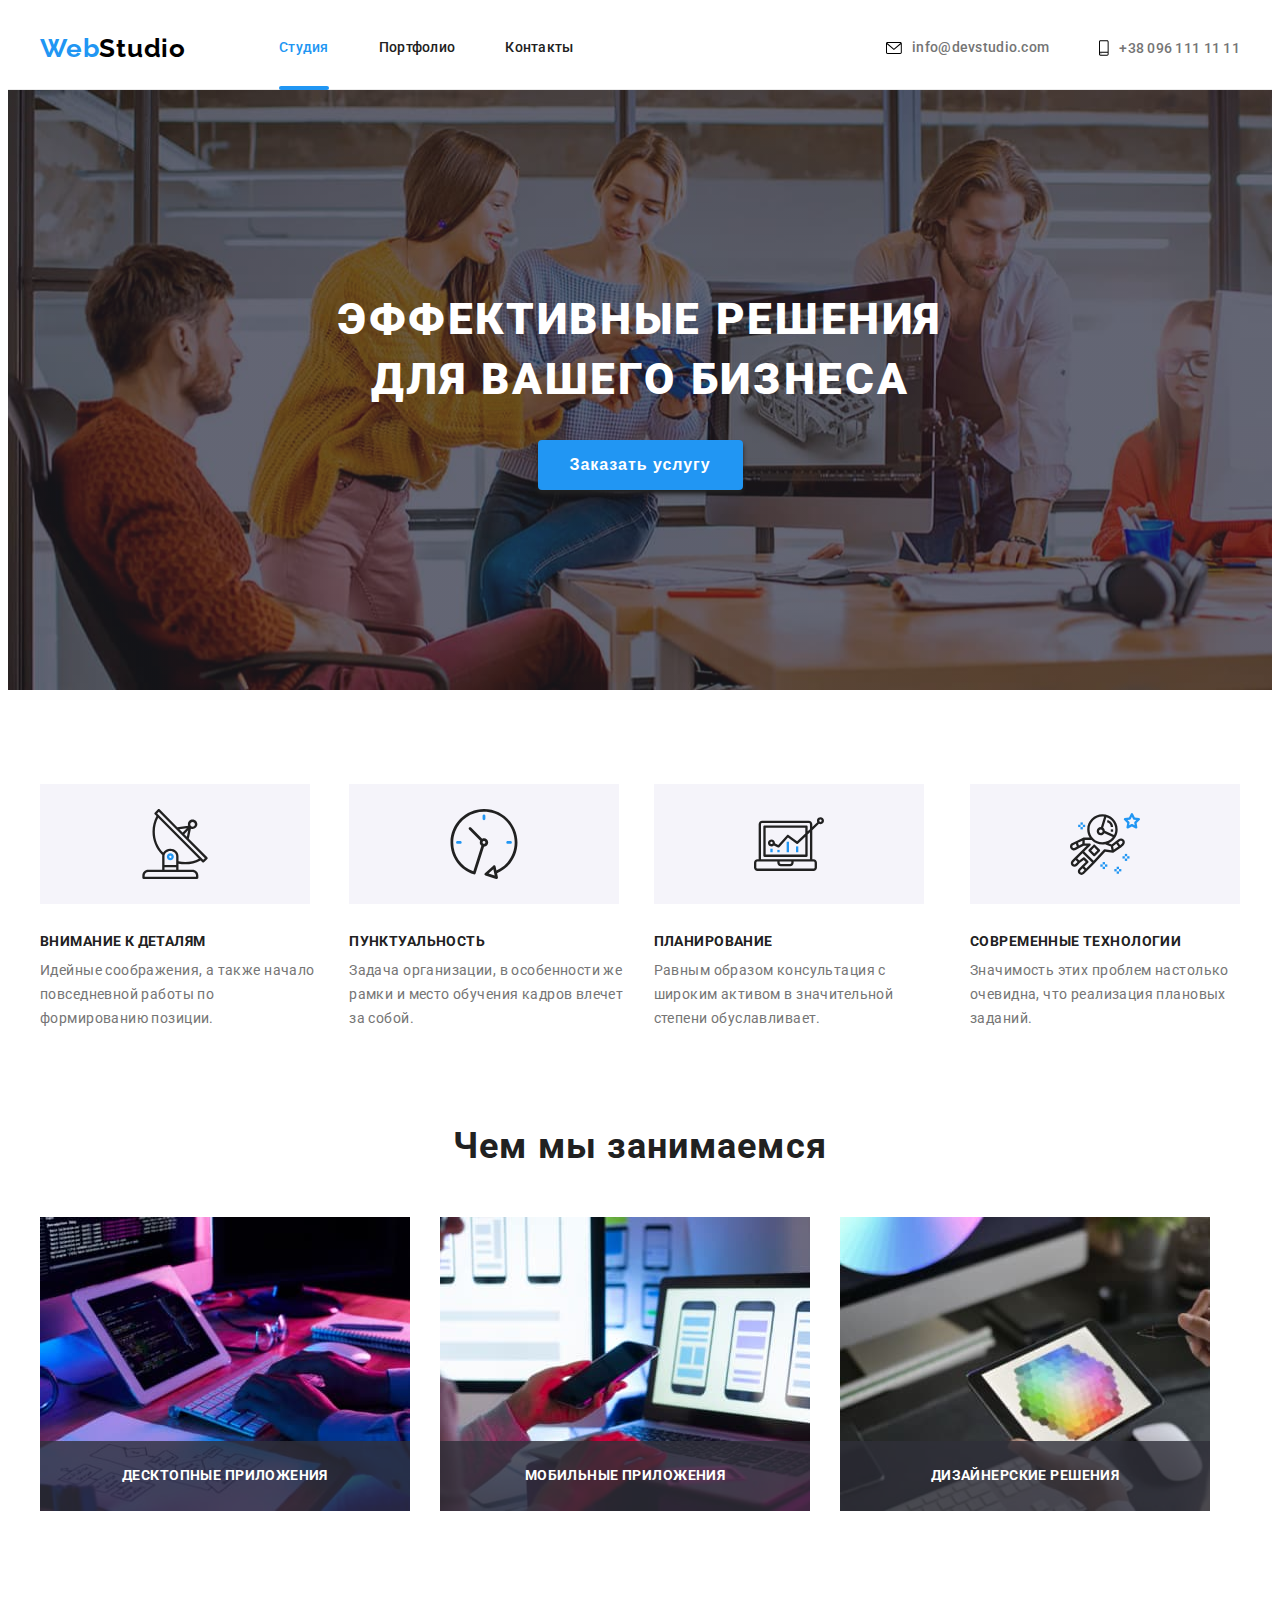
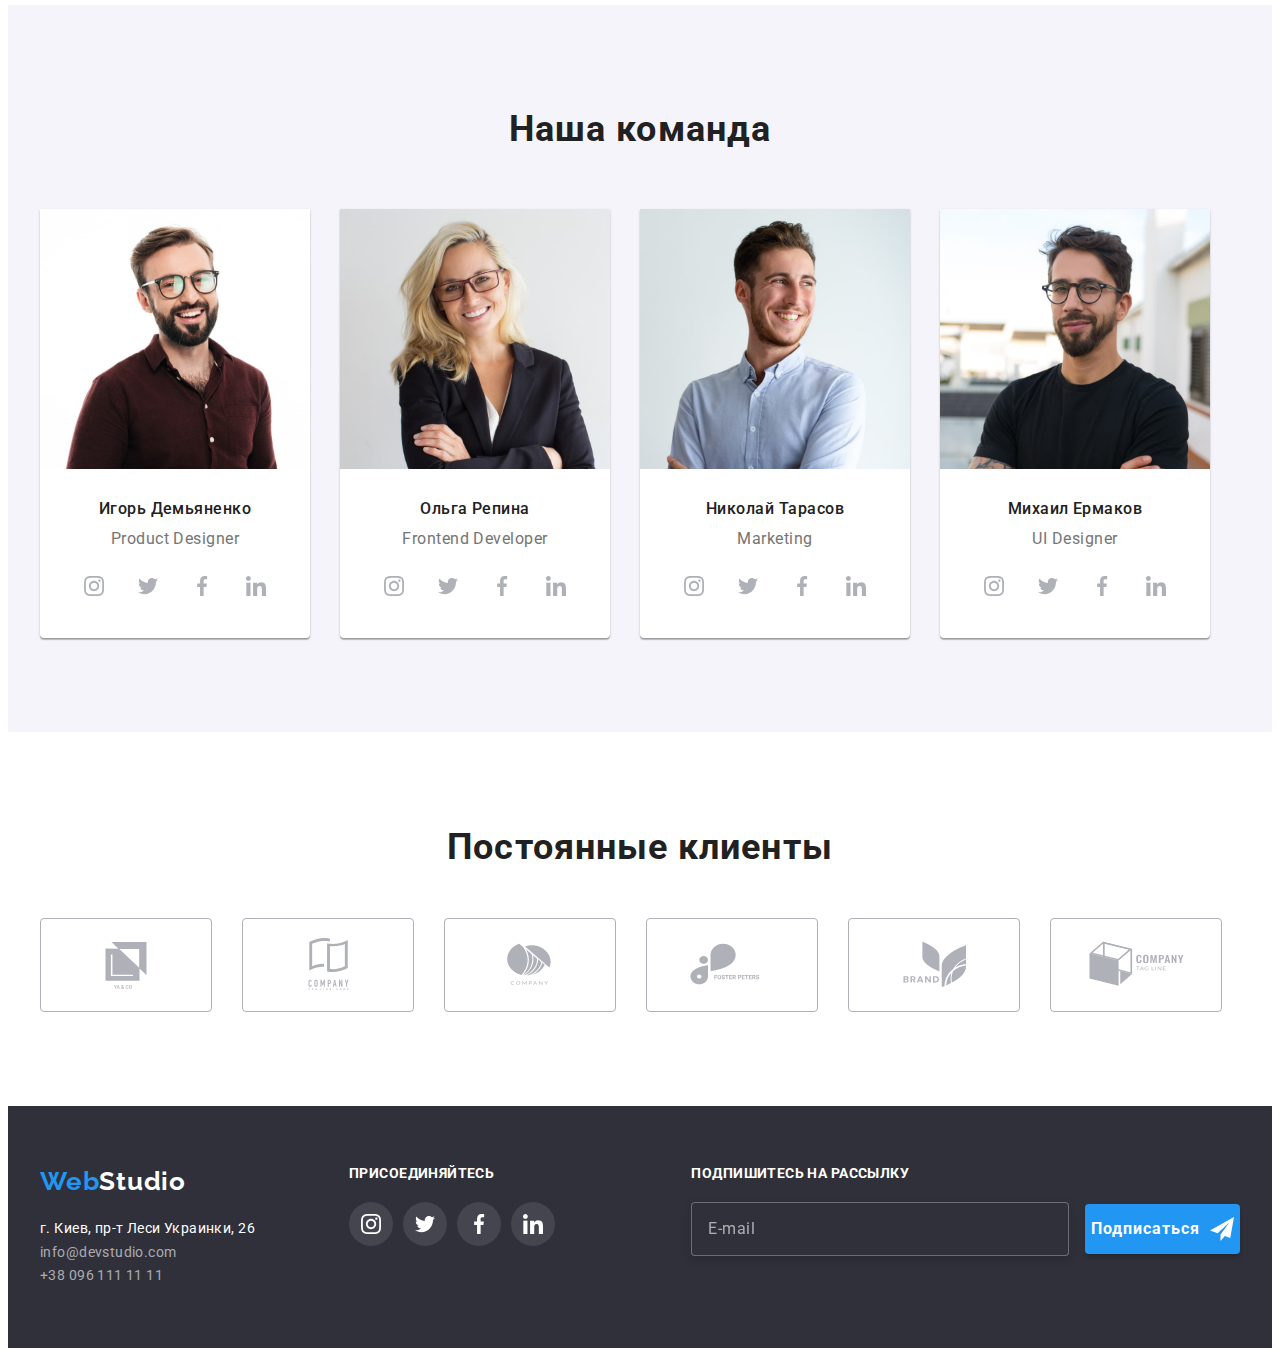
<file: index.html>
<!DOCTYPE html>
<html lang="ru">
  <head>
    <meta charset="UTF-8" />
    <meta http-equiv="X-UA-Compatible" content="IE=edge" />
    <meta name="viewport" content="width=device-width, initial-scale=1.0" />
    <title>Вебстудия</title>
    <link rel="preconnect" href="https://fonts.googleapis.com" />
    <link rel="preconnect" href="https://fonts.gstatic.com" crossorigin />
    <link
      href="https://fonts.googleapis.com/css2?family=Raleway:wght@700&family=Roboto:ital,wght@0,400;0,500;0,700;1,900&display=swap"
      rel="stylesheet"
    />
    <link
      rel="stylesheet"
      href="https://cdnjs.cloudflare.com/ajax/libs/modern-normalize/1.1.0/modern-normalize.min.css"
      integrity="sha512-wpPYUAdjBVSE4KJnH1VR1HeZfpl1ub8YT/NKx4PuQ5NmX2tKuGu6U/JRp5y+Y8XG2tV+wKQpNHVUX03MfMFn9Q=="
      crossorigin="anonymous"
      referrerpolicy="no-referrer"
    />
    <link rel="stylesheet" href="./css/main.min.css" />
  </head>
  <body>
    <!-- HEADER -->
    <header class="page-header">
      <div class="container page-header__container">
        <nav class="navigation">
          <a class="logo link" href="#" lang="en">Web<span class="logo_theme_dark">Studio</span></a>
          <ul class="menu list">
            <li class="menu__item">
              <a class="menu__link menu__link_current link" href="№">Студия</a>
            </li>
            <li class="menu__item">
              <a class="menu__link link" href="./portfolio.html">Портфолио</a>
            </li>
            <li class="menu__item">
              <a class="menu__link link" href="#">Контакты</a>
            </li>
          </ul>
        </nav>
        <ul class="contact-list page-header__contact-list list">
          <li>
            <a class="email link" href="mailto:info@devstudio.com">
              <svg width="16" height="12" class="email__icon">
                <use href="./images/sprite.svg#icon-envelope"></use>
              </svg>
              info@devstudio.com</a
            >
          </li>
          <li>
            <a class="phone-number link" href="tel:+380961111111">
              <svg width="10" height="16" class="phone-number__icon">
                <use href="./images/sprite.svg#icon-smartphone"></use></svg
              >+38 096 111 11 11</a
            >
          </li>
        </ul>
      </div>
    </header>
    <main>
      <!-- HERO -->
      <section class="stydio-hero">
        <div class="container stydio-hero__container">
          <h1 class="stydio-hero__title">
            Эффективные решения <br />
            для вашего бизнеса
          </h1>
          <button class="modal-btn" type="button" data-modal-open>Заказать услугу</button>
        </div>
      </section>
      <!-- BENEFITS -->
      <section class="benefits">
        <div class="container">
          <h2 class="visually-hidden">Наши преимущества</h2>
          <ul class="benefits-menu benefits__benefits-menu list">
            <li class="benefits-menu__item">
              <div class="benefits-menu__logo">
                <svg class="benefits-menu__icon" width="70" height="70">
                  <use href="./images/sprite.svg#icon-antenna"></use>
                </svg>
              </div>
              <h3 class="benefits-menu__title">Внимание к деталям</h3>
              <p class="benefits-menu__description">
                Идейные соображения, а также начало повседневной работы по формированию позиции.
              </p>
            </li>
            <li class="benefits-menu__item">
              <div class="benefits-menu__logo">
                <svg class="benefits-menu__icon" width="70" height="70">
                  <use href="./images/sprite.svg#icon-clock"></use>
                </svg>
              </div>
              <h3 class="benefits-menu__title">Пунктуальность</h3>
              <p class="benefits-menu__description">
                Задача организации, в особенности же рамки и место обучения кадров влечет за собой.
              </p>
            </li>
            <li class="benefits-menu__item">
              <div class="benefits-menu__logo">
                <svg class="benefits-menu__icon" width="70" height="70">
                  <use href="./images/sprite.svg#icon-diagram"></use>
                </svg>
              </div>
              <h3 class="benefits-menu__title">Планирование</h3>
              <p class="benefits-menu__description">
                Равным образом консультация с широким активом в значительной степени обуславливает.
              </p>
            </li>
            <li class="benefits-menu__item">
              <div class="benefits-menu__logo">
                <svg class="benefits-menu__icon" width="70" height="70">
                  <use href="./images/sprite.svg#icon-astronaut"></use>
                </svg>
              </div>
              <h3 class="benefits-menu__title">Современные технологии</h3>
              <p class="benefits-menu__description">
                Значимость этих проблем настолько очевидна, что реализация плановых заданий.
              </p>
            </li>
          </ul>
        </div>
      </section>
      <!-- PORTFOLIO -->
      <section class="portfolio">
        <div class="container">
          <h2 class="portfolio__title">Чем мы занимаемся</h2>
          <ul class="portfolio-gallery portfolio__portfolio-gallery list">
            <li class="portfolio-gallery__item">
              <img
                class="portfolio-gallery__img"
                src="./images/work1.jpg"
                alt="Процесс работы за ноутбуком"
                width="370"
                height="294"
              />
              <p class="portfolio-gallery__overlay">Десктопные приложения</p>
            </li>
            <li class="portfolio-gallery__item">
              <img
                class="portfolio-gallery__img"
                src="./images/work2.jpg"
                alt="Процесс работы за ноутбуком"
                width="370"
                height="294"
              />
              <p class="portfolio-gallery__overlay">Мобильные приложения</p>
            </li>
            <li class="portfolio-gallery__item">
              <img
                class="portfolio-gallery__img"
                src="./images/work3.jpg"
                alt="Процесс работы на планшете"
                width="370"
                height="294"
              />
              <p class="portfolio-gallery__overlay">Дизайнерские решения</p>
            </li>
          </ul>
        </div>
      </section>
      <!-- OUR TEAM -->
      <section class="our-team">
        <div class="container">
          <h2 class="employees__title">Наша команда</h2>
          <ul class="employees list our-team__employees">
            <li class="employees__card">
              <img
                class="employees__photo"
                src="./images/worker1.jpg"
                alt="наш сотрудник"
                width="270"
                height="260"
              />
              <div class="employees__card-content">
                <h3 class="employees__name">Игорь Демьяненко</h3>
                <p class="employees__position">Product Designer</p>
                <ul class="social-info-list list">
                  <li class="social-info-list__item">
                    <a href="" class="social-info-list__link">
                      <svg class="social-info-list__icon" width="20" height="20">
                        <use href="./images/sprite.svg#icon-instagram"></use>
                      </svg>
                    </a>
                  </li>
                  <li class="social-info-list__item">
                    <a href="" class="social-info-list__link">
                      <svg class="social-info-list__icon" width="20" height="20">
                        <use href="./images/sprite.svg#icon-twitter"></use>
                      </svg>
                    </a>
                  </li>
                  <li class="social-info-list__item">
                    <a href="" class="social-info-list__link">
                      <svg class="social-info-list__icon" width="20" height="20">
                        <use href="./images/sprite.svg#icon-facebook"></use>
                      </svg>
                    </a>
                  </li>
                  <li class="social-info-list__item">
                    <a href="" class="social-info-list__link">
                      <svg class="social-info-list__icon" width="20" height="20">
                        <use href="./images/sprite.svg#icon-linkedin"></use>
                      </svg>
                    </a>
                  </li>
                </ul>
              </div>
            </li>
            <li class="employees__card">
              <img
                class="employees__photo"
                src="./images/worker2.jpg"
                alt="наш сотрудник"
                width="270"
                height="260"
              />
              <div class="employees__card-content">
                <h3 class="employees__name">Ольга Репина</h3>
                <p class="employees__position">Frontend Developer</p>
                <ul class="social-info-list list">
                  <li class="social-info-list__item">
                    <a href="" class="social-info-list__link">
                      <svg class="social-info-list__icon" width="20" height="20">
                        <use href="./images/sprite.svg#icon-instagram"></use>
                      </svg>
                    </a>
                  </li>
                  <li class="social-info-list__item">
                    <a href="" class="social-info-list__link">
                      <svg class="social-info-list__icon" width="20" height="20">
                        <use href="./images/sprite.svg#icon-twitter"></use>
                      </svg>
                    </a>
                  </li>
                  <li class="social-info-list__item">
                    <a href="" class="social-info-list__link">
                      <svg class="social-info-list__icon" width="20" height="20">
                        <use href="./images/sprite.svg#icon-facebook"></use>
                      </svg>
                    </a>
                  </li>
                  <li class="social-info-list__item">
                    <a href="" class="social-info-list__link">
                      <svg class="social-info-list__icon" width="20" height="20">
                        <use href="./images/sprite.svg#icon-linkedin"></use>
                      </svg>
                    </a>
                  </li>
                </ul>
              </div>
            </li>
            <li class="employees__card">
              <img
                class="employees__photo"
                src="./images/worker3.jpg"
                alt="наш сотрудник"
                width="270"
                height="260"
              />
              <div class="employees__card-content">
                <h3 class="employees__name">Николай Тарасов</h3>
                <p class="employees__position">Marketing</p>
                <ul class="social-info-list list">
                  <li class="social-info-list__item">
                    <a href="" class="social-info-list__link">
                      <svg class="social-info-list__icon" width="20" height="20">
                        <use href="./images/sprite.svg#icon-instagram"></use>
                      </svg>
                    </a>
                  </li>
                  <li class="social-info-list__item">
                    <a href="" class="social-info-list__link">
                      <svg class="social-info-list__icon" width="20" height="20">
                        <use href="./images/sprite.svg#icon-twitter"></use>
                      </svg>
                    </a>
                  </li>
                  <li class="social-info-list__item">
                    <a href="" class="social-info-list__link">
                      <svg class="social-info-list__icon" width="20" height="20">
                        <use href="./images/sprite.svg#icon-facebook"></use>
                      </svg>
                    </a>
                  </li>
                  <li class="social-info-list__item">
                    <a href="" class="social-info-list__link">
                      <svg class="social-info-list__icon" width="20" height="20">
                        <use href="./images/sprite.svg#icon-linkedin"></use>
                      </svg>
                    </a>
                  </li>
                </ul>
              </div>
            </li>
            <li class="employees__card">
              <img
                class="employees__photo"
                src="./images/worker4.jpg"
                alt="наш сотрудник"
                width="270"
                height="260"
              />
              <div class="employees__card-content">
                <h3 class="employees__name">Михаил Ермаков</h3>
                <p class="employees__position">UI Designer</p>
                <ul class="social-info-list list">
                  <li class="social-info-list__item">
                    <a href="" class="social-info-list__link">
                      <svg class="social-info-list__icon" width="20" height="20">
                        <use href="./images/sprite.svg#icon-instagram"></use>
                      </svg>
                    </a>
                  </li>
                  <li class="social-info-list__item">
                    <a href="" class="social-info-list__link">
                      <svg class="social-info-list__icon" width="20" height="20">
                        <use href="./images/sprite.svg#icon-twitter"></use>
                      </svg>
                    </a>
                  </li>
                  <li class="social-info-list__item">
                    <a href="" class="social-info-list__link">
                      <svg class="social-info-list__icon" width="20" height="20">
                        <use href="./images/sprite.svg#icon-facebook"></use>
                      </svg>
                    </a>
                  </li>
                  <li class="social-info-list__item">
                    <a href="" class="social-info-list__link">
                      <svg class="social-info-list__icon" width="20" height="20">
                        <use href="./images/sprite.svg#icon-linkedin"></use>
                      </svg>
                    </a>
                  </li>
                </ul>
              </div>
            </li>
          </ul>
        </div>
      </section>
    </main>
    <!-- OUR CLIENTS -->
    <section class="our-clients">
      <div class="container our-clients__container">
        <h2 class="our-clients__title">Постоянные клиенты</h2>
        <ul class="our-clients__list list">
          <li class="our-clients__item">
            <a href="" class="our-clients__link">
              <svg class="our-clients__icon" width="106" height="60">
                <use href="./images/sprite.svg#icon-logo-ya-co"></use>
              </svg>
            </a>
          </li>
          <li class="our-clients__item">
            <a href="" class="our-clients__link">
              <svg class="our-clients__icon" width="106" height="60">
                <use href="./images/sprite.svg#icon-logo-company-book"></use>
              </svg>
            </a>
          </li>
          <li class="our-clients__item">
            <a href="" class="our-clients__link">
              <svg class="our-clients__icon" width="106" height="60">
                <use href="./images/sprite.svg#icon-logo-company"></use>
              </svg>
            </a>
          </li>
          <li class="our-clients__item">
            <a href="" class="our-clients__link">
              <svg class="our-clients__icon" width="106" height="60">
                <use href="./images/sprite.svg#icon-logo-foster-peters"></use>
              </svg>
            </a>
          </li>
          <li class="our-clients__item">
            <a href="" class="our-clients__link">
              <svg class="our-clients__icon" width="106" height="60">
                <use href="./images/sprite.svg#icon-logo-brand"></use>
              </svg>
            </a>
          </li>
          <li class="our-clients__item">
            <a href="" class="our-clients__link">
              <svg class="our-clients__icon" width="106" height="60">
                <use href="./images/sprite.svg#icon-logo-company-box"></use>
              </svg>
            </a>
          </li>
        </ul>
      </div>
    </section>
    <!-- FOOTER -->
    <footer class="footer">
      <div class="container footer__container">
        <div class="footer__contact">
          <div class="footer__left">
            <a class="logo link footer__logo" href="" lang="en"
              >Web<span class="logo_theme_light">Studio</span></a
            >
            <!-- CONTACT INFORMATION -->
            <address>
              <ul class="contact-list list contact-list__container">
                <li class="contact-list__item">
                  <a
                    class="contact-list__link link"
                    href="https://goo.gl/maps/3Ua1nt9tnKoBDeo96"
                    target="_blank"
                    rel="noopener noreferrer"
                    >г. Киев, пр-т Леси Украинки, 26</a
                  >
                </li>
                <li class="contact-list__item">
                  <a class="contact-list__email link" href="mailto:info@devstudio.com"
                    >info@devstudio.com</a
                  >
                </li>
                <li class="contact-list__item">
                  <a class="contact-list__phone-number link" href="tel:+380961111111"
                    >+38 096 111 11 11</a
                  >
                </li>
              </ul>
            </address>
          </div>

          <div class="footer__right">
            <p class="footer__pointing-text">присоединяйтесь</p>
            <ul class="social-info-list list">
              <li class="social-info-list__item">
                <a href="" class="social-info-list__link">
                  <svg
                    class="social-info-list__icon social-info-list__icon_footer"
                    width="20"
                    height="20"
                  >
                    <use href="./images/sprite.svg#icon-instagram"></use>
                  </svg>
                </a>
              </li>
              <li class="social-info-list__item">
                <a href="" class="social-info-list__link">
                  <svg
                    class="social-info-list__icon social-info-list__icon_footer"
                    width="20"
                    height="20"
                  >
                    <use href="./images/sprite.svg#icon-twitter"></use>
                  </svg>
                </a>
              </li>
              <li class="social-info-list__item">
                <a href="" class="social-info-list__link">
                  <svg
                    class="social-info-list__icon social-info-list__icon_footer"
                    width="20"
                    height="20"
                  >
                    <use href="./images/sprite.svg#icon-facebook"></use>
                  </svg>
                </a>
              </li>
              <li class="social-info-list__item">
                <a href="" class="social-info-list__link">
                  <svg
                    class="social-info-list__icon social-info-list__icon_footer"
                    width="20"
                    height="20"
                  >
                    <use href="./images/sprite.svg#icon-linkedin"></use>
                  </svg>
                </a>
              </li>
            </ul>
          </div>
        </div>

        <div class="subscribe-section">
          <form class="subscribe-section__form">
            <p class="subscribe-section__text">Подпишитесь на рассылку</p>
            <input
              type="email"
              class="subscribe-section__form-input"
              name="footer-user-email"
              placeholder="E-mail"
            />
            <button type="submit" class="subscribe-section__button">
              <span class="subscribe-section__button-container">
                <span class="subscribe-section__button-text">Подписаться</span>
                <svg class="subscribe-section__icon" width="24" height="24">
                  <use href="./images/sprite.svg#icon-icon-send"></use>
                </svg>
              </span>
            </button>
          </form>
        </div>
      </div>
    </footer>

    <div class="backdrop is-hidden" data-modal>
      <div class="modal">
        <button type="button" class="modal__close-button" data-modal-close>
          <svg class="modal__close-icon" width="18" height="18">
            <use href="./images/sprite.svg#icon-close-black"></use>
          </svg>
        </button>

        <form class="contact-form">
          <b class="contact-form__text">Оставьте свои данные, мы вам перезвоним</b>
          <label class="contact-form__field">
            <span class="contact-form__field-key">Имя</span>
            <span class="contact-form__wrapper">
              <input type="text" class="contact-form__input" name="user-name" />
              <svg class="contact-form__icon">
                <use href="./images/sprite.svg#icon-person-black"></use>
              </svg>
            </span>
          </label>
          <label class="contact-form__field">
            <span class="contact-form__field-key">Телефон</span>
            <span class="contact-form__wrapper">
              <input type="tel" class="contact-form__input" name="user-phone-number" />
              <svg class="contact-form__icon">
                <use href="./images/sprite.svg#icon-phone-black"></use>
              </svg>
            </span>
          </label>
          <label class="contact-form__field">
            <span class="contact-form__field-key">Почта</span>
            <span class="contact-form__wrapper">
              <input type="email" class="contact-form__input" name="user-email" />
              <svg class="contact-form__icon">
                <use href="./images/sprite.svg#icon-email-black"></use>
              </svg>
            </span>
          </label>
          <label class="contact-form__message-field">
            <span class="contact-form__field-key">Комментарий</span>
            <textarea
              class="contact-form__message"
              placeholder="Введите текст"
              name="user-message"
            ></textarea>
          </label>
          <input
            type="checkbox"
            class="contact-form__checkbox visually-hidden"
            id="checkbox-policy"
            name="policy"
          />
          <label class="contact-form__policy-text" for="checkbox-policy"
            >Соглашаюсь с рассылкой и принимаю&nbsp;<a href=""> Условия договора</a></label
          >
          <button type="submit" class="contact-form__button">Отправить</button>
        </form>
      </div>
    </div>

    <script src="./js/modal.js"></script>
  </body>
</html>
</file>
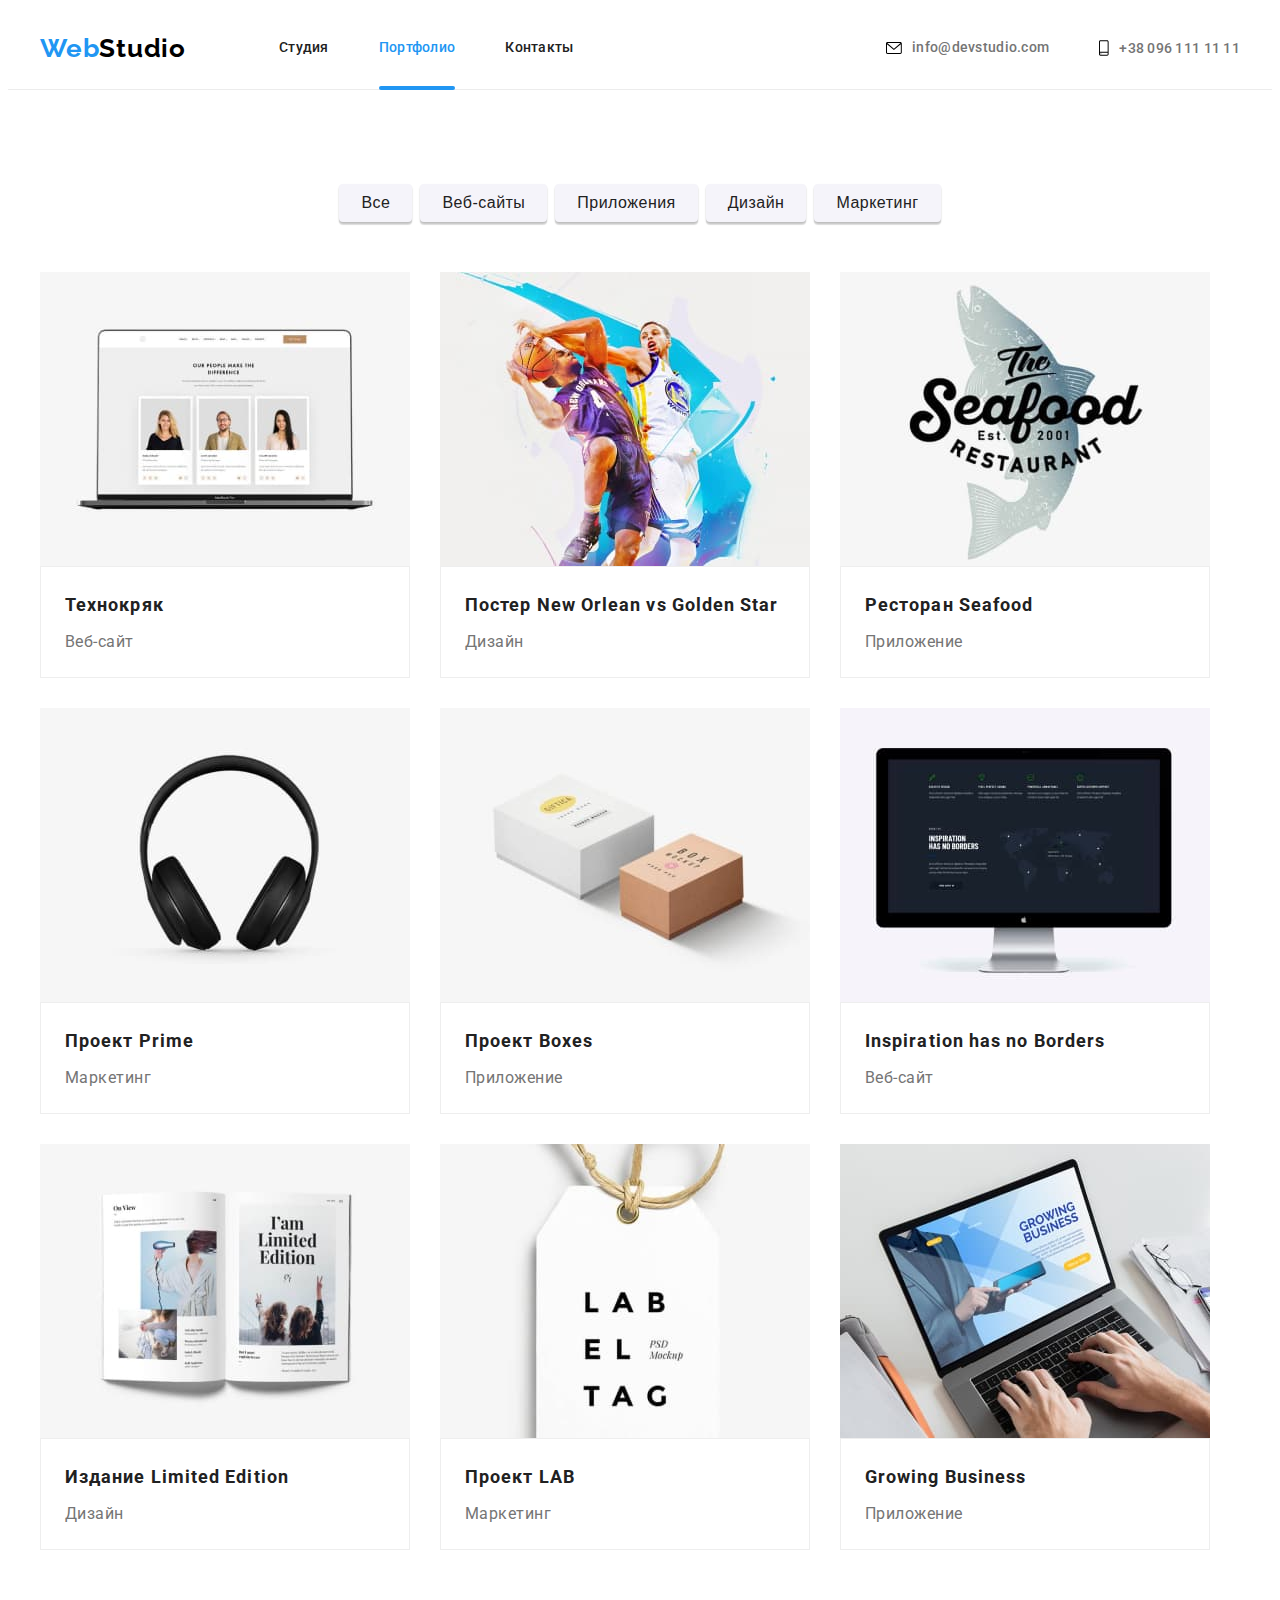
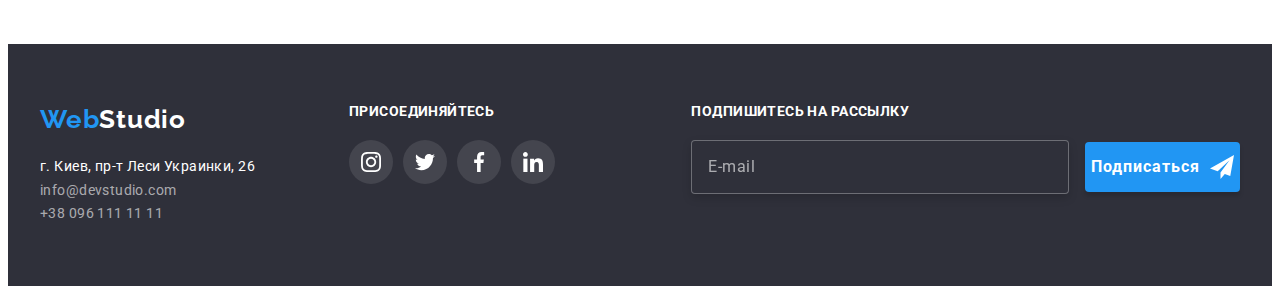
<file: portfolio.html>
<!DOCTYPE html>
<html lang="ru">
  <head>
    <meta charset="UTF-8" />
    <meta http-equiv="X-UA-Compatible" content="IE=edge" />
    <meta name="viewport" content="width=device-width, initial-scale=1.0" />
    <title>Portfolio</title>
    <link rel="preconnect" href="https://fonts.googleapis.com" />
    <link rel="preconnect" href="https://fonts.gstatic.com" crossorigin />
    <link
      href="https://fonts.googleapis.com/css2?family=Raleway:wght@700&family=Roboto:ital,wght@0,400;0,500;0,700;1,900&display=swap"
      rel="stylesheet"
    />
    <link
      rel="stylesheet"
      href="https://cdnjs.cloudflare.com/ajax/libs/modern-normalize/1.1.0/modern-normalize.min.css"
      integrity="sha512-wpPYUAdjBVSE4KJnH1VR1HeZfpl1ub8YT/NKx4PuQ5NmX2tKuGu6U/JRp5y+Y8XG2tV+wKQpNHVUX03MfMFn9Q=="
      crossorigin="anonymous"
      referrerpolicy="no-referrer"
    />
    <link rel="stylesheet" href="./css/main.min.css" />
  </head>
  <body>
    <!-- HEADER -->
    <header class="page-header">
      <div class="container page-header__container">
        <nav class="navigation">
          <a class="logo link" href="#" lang="en">Web<span class="logo_theme_dark">Studio</span></a>
          <ul class="menu list">
            <li class="menu__item">
              <a class="menu__link link" href="./index.html">Студия</a>
            </li>
            <li class="menu__item">
              <a class="menu__link menu__link_current link" href="#">Портфолио</a>
            </li>
            <li class="menu__item">
              <a class="menu__link link" href="#">Контакты</a>
            </li>
          </ul>
        </nav>
        <ul class="contact-list page-header__contact-list list">
          <li>
            <a class="email link" href="mailto:info@devstudio.com"
              ><svg width="16" height="12" class="email__icon">
                <use href="./images/sprite.svg#icon-envelope"></use></svg
              >info@devstudio.com</a
            >
          </li>
          <li>
            <a class="phone-number link" href="tel:+380961111111"
              ><svg width="10" height="16" class="phone-number__icon">
                <use href="./images/sprite.svg#icon-smartphone"></use></svg
              >+38 096 111 11 11</a
            >
          </li>
        </ul>
      </div>
    </header>

    <main>
      <!-- HERO -->
      <div class="container">
        <h1 class="visually-hidden">Портфолио</h1>
        <ul class="filters-buttons list filters-buttons-container">
          <li class="filters-buttons-item">
            <button class="filter-btn" type="button">Все</button>
          </li>
          <li class="filters-buttons-item">
            <button class="filter-btn" type="button">Веб-сайты</button>
          </li>
          <li class="filters-buttons-item">
            <button class="filter-btn" type="button">Приложения</button>
          </li>
          <li class="filters-buttons-item">
            <button class="filter-btn" type="button">Дизайн</button>
          </li>
          <li class="filters-buttons-item">
            <button class="filter-btn" type="button">Маркетинг</button>
          </li>
        </ul>
        <!-- OUR PROLECTS -->

        <ul class="projects-list list projects-list-container">
          <li class="projects-list-item">
            <a class="projects-list-link link" href="">
              <div class="project-img-wrapper">
                <img
                  class="projects-list-img"
                  src="./images/project1.jpg"
                  alt="Ноутбук"
                  width="370"
                  height="294"
                />
                <p class="project-list-overlay">
                  Ресурс предлагает комплексные предложения с разным уровнем функционала и сервисов.
                  Все это позволит посетителю получить исчерпывающие сведенияо компании или частном
                  лице.
                </p>
              </div>
              <div class="projects-card-content">
                <h2 class="project-name">Технокряк</h2>
                <p class="project-description">Веб-сайт</p>
              </div>
            </a>
          </li>
          <li class="projects-list-item">
            <a class="projects-list-link link" href="">
              <div class="project-img-wrapper">
                <img
                  class="projects-list-img"
                  src="./images/project2.jpg"
                  alt="Постер баскетобол"
                  width="370"
                  height="294"
                />
                <p class="project-list-overlay">
                  Ресурс предлагает комплексные предложения с разным уровнем функционала и сервисов.
                  Все это позволит посетителю получить исчерпывающие сведения о компании или частном
                  лице.
                </p>
              </div>
              <div class="projects-card-content">
                <h2 class="project-name">Постер New Orlean vs Golden Star</h2>
                <p class="project-description">Дизайн</p>
              </div>
            </a>
          </li>
          <li class="projects-list-item">
            <a class="projects-list-link link" href="">
              <div class="project-img-wrapper">
                <img
                  class="projects-list-img"
                  src="./images/project3.jpg"
                  alt="Логотип ресторана"
                  width="370"
                  height="294"
                />
                <p class="project-list-overlay">
                  Ресурс предлагает комплексные предложения с разным уровнем функционала и сервисов.
                  Все это позволит посетителю получить исчерпывающие сведения о компании или частном
                  лице.
                </p>
              </div>
              <div class="projects-card-content">
                <h2 class="project-name">Ресторан Seafood</h2>
                <p class="project-description">Приложение</p>
              </div>
            </a>
          </li>
          <li class="projects-list-item">
            <a class="projects-list-link link" href="">
              <div class="project-img-wrapper">
                <img
                  class="projects-list-img"
                  src="./images/project4.jpg"
                  alt="Наушники"
                  width="370"
                  height="294"
                />
                <p class="project-list-overlay">
                  Ресурс предлагает комплексные предложения с разным уровнем функционала и сервисов.
                  Все это позволит посетителю получить исчерпывающие сведения о компании или частном
                  лице.
                </p>
              </div>
              <div class="projects-card-content">
                <h2 class="project-name">Проект Prime</h2>
                <p class="project-description">Маркетинг</p>
              </div>
            </a>
          </li>
          <li class="projects-list-item">
            <a class="projects-list-link link" href="">
              <div class="project-img-wrapper">
                <img
                  class="projects-list-img"
                  src="./images/project5.jpg"
                  alt="Коробки"
                  width="370"
                  height="294"
                />
                <p class="project-list-overlay">
                  Ресурс предлагает комплексные предложения с разным уровнем функционала и сервисов.
                  Все это позволит посетителю получить исчерпывающие сведения о компании или частном
                  лице.
                </p>
              </div>
              <div class="projects-card-content">
                <h2 class="project-name">Проект Boxes</h2>
                <p class="project-description">Приложение</p>
              </div>
            </a>
          </li>
          <li class="projects-list-item">
            <a class="projects-list-link link" href="">
              <div class="project-img-wrapper">
                <img
                  class="projects-list-img"
                  src="./images/project6.jpg"
                  alt="Компьютер мак"
                  width="370"
                  height="294"
                />
                <p class="project-list-overlay">
                  Ресурс предлагает комплексные предложения с разным уровнем функционала и сервисов.
                  Все это позволит посетителю получить исчерпывающие сведения о компании или частном
                  лице.
                </p>
              </div>
              <div class="projects-card-content">
                <h2 class="project-name">Inspiration has no Borders</h2>
                <p class="project-description">Веб-сайт</p>
              </div>
            </a>
          </li>
          <li class="projects-list-item">
            <a class="projects-list-link link" href="">
              <div class="project-img-wrapper">
                <img
                  class="projects-list-img"
                  src="./images/project7.jpg"
                  alt="Книга"
                  width="370"
                  height="294"
                />
                <p class="project-list-overlay">
                  Ресурс предлагает комплексные предложения с разным уровнем функционала и сервисов.
                  Все это позволит посетителю получить исчерпывающие сведения о компании или частном
                  лице.
                </p>
              </div>
              <div class="projects-card-content">
                <h2 class="project-name">Издание Limited Edition</h2>
                <p class="project-description">Дизайн</p>
              </div>
            </a>
          </li>
          <li class="projects-list-item">
            <a class="projects-list-link link" href="">
              <div class="project-img-wrapper">
                <img
                  class="projects-list-img"
                  src="./images/project8.jpg"
                  alt="Бирка"
                  width="370"
                  height="294"
                />
                <p class="project-list-overlay">
                  Ресурс предлагает комплексные предложения с разным уровнем функционала и сервисов.
                  Все это позволит посетителю получить исчерпывающие сведения о компании или частном
                  лице.
                </p>
              </div>
              <div class="projects-card-content">
                <h2 class="project-name">Проект LAB</h2>
                <p class="project-description">Маркетинг</p>
              </div>
            </a>
          </li>
          <li class="projects-list-item">
            <a class="projects-list-link link" href="">
              <div class="project-img-wrapper">
                <img
                  class="projects-list-img"
                  src="./images/project9.jpg"
                  alt="Работа за ноутбуком"
                  width="370"
                  height="294"
                />
                <p class="project-list-overlay">
                  Ресурс предлагает комплексные предложения с разным уровнем функционала и сервисов.
                  Все это позволит посетителю получить исчерпывающие сведения о компании или частном
                  лице.
                </p>
              </div>
              <div class="projects-card-content">
                <h2 class="project-name">Growing Business</h2>
                <p class="project-description">Приложение</p>
              </div>
            </a>
          </li>
        </ul>
      </div>
    </main>
    <footer class="footer">
      <div class="container footer__container">
        <div class="footer__contact">
          <div class="footer__left">
            <a class="logo link footer__logo" href="" lang="en"
              >Web<span class="logo_theme_light">Studio</span></a
            >
            <!-- CONTACT INFORMATION -->
            <address>
              <ul class="contact-list list contact-list__container">
                <li class="contact-list__item">
                  <a
                    class="contact-list__link link"
                    href="https://goo.gl/maps/3Ua1nt9tnKoBDeo96"
                    target="_blank"
                    rel="noopener noreferrer"
                    >г. Киев, пр-т Леси Украинки, 26</a
                  >
                </li>
                <li class="contact-list__item">
                  <a class="contact-list__email link" href="mailto:info@devstudio.com"
                    >info@devstudio.com</a
                  >
                </li>
                <li class="contact-list__item">
                  <a class="contact-list__phone-number link" href="tel:+380961111111"
                    >+38 096 111 11 11</a
                  >
                </li>
              </ul>
            </address>
          </div>

          <div class="footer__right">
            <p class="footer__pointing-text">присоединяйтесь</p>
            <ul class="social-info-list list">
              <li class="social-info-list__item">
                <a href="" class="social-info-list__link">
                  <svg
                    class="social-info-list__icon social-info-list__icon_footer"
                    width="20"
                    height="20"
                  >
                    <use href="./images/sprite.svg#icon-instagram"></use>
                  </svg>
                </a>
              </li>
              <li class="social-info-list__item">
                <a href="" class="social-info-list__link">
                  <svg
                    class="social-info-list__icon social-info-list__icon_footer"
                    width="20"
                    height="20"
                  >
                    <use href="./images/sprite.svg#icon-twitter"></use>
                  </svg>
                </a>
              </li>
              <li class="social-info-list__item">
                <a href="" class="social-info-list__link">
                  <svg
                    class="social-info-list__icon social-info-list__icon_footer"
                    width="20"
                    height="20"
                  >
                    <use href="./images/sprite.svg#icon-facebook"></use>
                  </svg>
                </a>
              </li>
              <li class="social-info-list__item">
                <a href="" class="social-info-list__link">
                  <svg
                    class="social-info-list__icon social-info-list__icon_footer"
                    width="20"
                    height="20"
                  >
                    <use href="./images/sprite.svg#icon-linkedin"></use>
                  </svg>
                </a>
              </li>
            </ul>
          </div>
        </div>

        <div class="subscribe-section">
          <form class="subscribe-section__form">
            <p class="subscribe-section__text">Подпишитесь на рассылку</p>
            <input
              type="email"
              class="subscribe-section__form-input"
              name="footer-user-email"
              placeholder="E-mail"
            />
            <button type="submit" class="subscribe-section__button">
              <div class="subscribe-section__button-container">
                <span class="subscribe-section__button-text">Подписаться</span>
                <svg class="subscribe-section__icon" width="24" height="24">
                  <use href="./images/sprite.svg#icon-icon-send"></use>
                </svg>
              </div>
            </button>
          </form>
        </div>
      </div>
    </footer>
  </body>
</html>
</file>
<file: css/main.min.css>
:root{--primary-font: "Roboto", sans-serif;--secondary-font: "Raleway", sans-serif;--accent-color: #2196f3;--color-title: #212121;--color-text: #757575}.visually-hidden{position:absolute;width:1px;height:1px;margin:-1px;border:0;padding:0;white-space:nowrap;clip-path:inset(100%);clip:rect(0 0 0 0);overflow:hidden}h1,h2,h3,p{margin-top:0;margin-bottom:0}ul,ol{margin-top:0;margin-bottom:0;padding-left:0}img{display:block}.list{list-style:none}.link{text-decoration:none}body{font-family:var(--primary-font)}.container{width:1200px;margin-left:auto;margin-right:auto;padding-left:15px;padding-right:15px}.logo{padding-top:25px;padding-bottom:25px;margin-right:93px;font-family:var(--secondary-font);font-weight:700;font-size:26px;line-height:1.19;letter-spacing:.03em;color:var(--accent-color)}.logo_theme_dark{color:#000}.logo_theme_light{color:#fff}.backdrop{position:fixed;top:0;left:0;width:100%;height:100%;background:rgba(0,0,0,.2);transition:opacity 250ms cubic-bezier(0.4, 0, 0.2, 1),visibility 250ms cubic-bezier(0.4, 0, 0.2, 1)}.backdrop.is-hidden{opacity:0;visibility:hidden;pointer-events:none}.modal{position:absolute;top:50%;left:50%;transform:translate(-50%, -50%);width:528px;height:581px;background-color:#fff;box-shadow:0px 1px 3px rgba(0,0,0,.12),0px 1px 1px rgba(0,0,0,.14),0px 2px 1px rgba(0,0,0,.2);border-radius:4px;padding:40px}.modal__close-button{position:absolute;top:8px;right:8px;display:flex;align-items:center;justify-content:center;width:30px;height:30px;padding:0;border-radius:50%;background:#fff;border:1px solid rgba(0,0,0,.1);cursor:pointer}.modal__close-button:hover .modal__close-icon,.modal__close-button:focus .modal__close-icon{fill:var(--accent-color)}.modal__close-icon{transition:fill 250ms cubic-bezier(0.4, 0, 0.2, 1)}.contact-form{display:flex;flex-direction:column}.contact-form__text{font-family:var(--primary-font);font-weight:700;font-size:20px;line-height:1.15;text-align:center;letter-spacing:.03em;color:var(--color-title);margin-bottom:12px}.contact-form__field{margin-bottom:10px}.contact-form__input{width:100%;border:1px solid rgba(33,33,33,.2);border-radius:4px;padding-left:42px;height:40px;transition:border 250ms cubic-bezier(0.4, 0, 0.2, 1);cursor:pointer}.contact-form__input:focus{outline:none;border:1px solid var(--accent-color)}.contact-form__icon{position:absolute;width:18px;height:18px;top:50%;left:12px;transform:translateY(-50%);fill:var(--color-title);transition:fill 250ms cubic-bezier(0.4, 0, 0.2, 1)}.contact-form__input:focus+.contact-form__icon{fill:var(--accent-color)}.contact-form__wrapper{position:relative;display:block}.contact-form__message{display:block;width:100%;border:1px solid rgba(33,33,33,.2);border-radius:4px;padding:16px 12px;height:120px;resize:none;margin-bottom:20px;transition:border 250ms cubic-bezier(0.4, 0, 0.2, 1);cursor:pointer}.contact-form__message:focus{outline:none;border:1px solid var(--accent-color)}.contact-form__message::placeholder{color:rgba(117,117,117,.5)}.contact-form__field-key{display:block;font-family:var(--primary-font);font-weight:400;font-size:12px;line-height:1.16;letter-spacing:.01em;color:var(--color-text);margin-bottom:4px}.contact-form__button{min-width:200px;align-self:center;font-weight:700;font-size:16px;line-height:1.87;letter-spacing:.06em;color:#fff;background:var(--accent-color);box-shadow:0px 4px 4px rgba(0,0,0,.15);border:none;border-radius:4px;cursor:pointer;padding:10px 56px;display:block}.contact-form__policy-text{display:flex;align-items:center;justify-content:center;font-family:var(--primary-font);font-weight:400;font-size:14px;line-height:1.71;margin-bottom:30px;letter-spacing:.03em;color:#757575}.contact-form__policy-text::before{content:"";display:block;cursor:pointer;margin-right:7px;width:16px;height:15px;background-image:url(../images/check-box.svg)}.contact-form__checkbox:checked+.contact-form__policy-text::before{background-image:url(../images/icon-check.svg)}.page-header{border-bottom:1px solid #ececec}.page-header__container{display:flex;align-items:center;justify-content:space-between}.navigation{display:flex;align-items:center}.menu{display:flex;align-items:center}.page-header__contact-list{display:flex;align-items:center}.menu__item:not(:last-child){margin-right:50px}.menu__link{position:relative;display:flex;flex-direction:column;align-items:center;font-weight:500;font-size:14px;line-height:1.14;letter-spacing:.02em;padding-top:32px;padding-bottom:32px;color:var(--color-title);transition:color 250ms cubic-bezier(0.4, 0, 0.2, 1)}.menu__link:hover,.menu__link:focus{color:var(--accent-color)}.menu__link_current{color:var(--accent-color)}.menu__link_current::after{position:absolute;display:block;bottom:-2px;width:100%;height:4px;background-color:#2196f3;border-radius:2px;content:""}.email{display:flex;align-items:center;font-weight:500;font-size:14px;line-height:1.14;letter-spacing:.02em;margin-right:50px;padding-top:32px;padding-bottom:32px;color:var(--color-text);transition:color 250ms cubic-bezier(0.4, 0, 0.2, 1),fill 250ms cubic-bezier(0.4, 0, 0.2, 1)}.email:hover,.email:focus{color:var(--accent-color);fill:currentColor}.email__icon{margin-right:10px}.phone-number{display:flex;align-items:center;font-weight:500;font-size:14px;line-height:16px;letter-spacing:.02em;align-items:center;padding-top:32px;padding-bottom:32px;color:var(--color-text);transition:color 250ms cubic-bezier(0.4, 0, 0.2, 1),fill 250ms cubic-bezier(0.4, 0, 0.2, 1)}.phone-number:hover,.phone-number:focus{color:var(--accent-color);fill:currentColor}.phone-number__icon{margin-right:10px}.stydio-hero__container{padding-top:200px;padding-bottom:200px}.stydio-hero__title{font-weight:900;font-size:44px;line-height:1.36;letter-spacing:.06em;text-transform:uppercase;color:#fff;margin-bottom:30px;text-align:center}.stydio-hero{background-color:#c4c4c4;background-image:linear-gradient(rgba(47, 48, 58, 0.4), rgba(47, 48, 58, 0.4)),url("../images/shapka.jpg");background-size:cover;background-position:initial;background-repeat:no-repeat;max-width:1600px;margin-left:auto;margin-right:auto}.modal-btn{min-width:200px;font-weight:700;font-size:16px;line-height:1.87;letter-spacing:.06em;color:#fff;background:var(--accent-color);box-shadow:0px 4px 4px var(--color-title);border:none;border-radius:4px;cursor:pointer;padding:10px 32px;display:block;margin-left:auto;margin-right:auto}.benefits-menu__logo{display:flex;align-items:center;justify-content:center;width:270px;height:120px;background:#f5f4fa;margin-bottom:30px}.benefits__benefits-menu{display:flex;align-items:center;padding-top:94px;padding-bottom:94px}.benefits-menu__item:not(:last-child){margin-right:30px}.benefits-menu__title{font-weight:700;font-size:14px;line-height:1.14;letter-spacing:.03em;text-transform:uppercase;margin-bottom:10px;color:var(--color-title)}.benefits-menu__description{font-weight:400;font-size:14px;line-height:1.71;letter-spacing:.03em;color:var(--color-text)}.portfolio__portfolio-gallery{display:flex;flex-wrap:wrap;padding-bottom:94px}.portfolio__title{font-weight:700;font-size:36px;line-height:1.17;text-align:center;letter-spacing:.03em;margin-bottom:50px;color:var(--color-title)}.portfolio-gallery__item{position:relative}.portfolio-gallery__item:not(:nth-child(3n)){margin-right:30px}.portfolio-gallery__overlay{display:flex;align-items:center;justify-content:center;position:absolute;right:0;bottom:0;width:100%;height:70px;font-family:var(--primary-font);font-weight:700;font-size:14px;line-height:1.14;letter-spacing:.03em;text-transform:uppercase;color:#fff;background:rgba(47,48,58,.8)}.social-info-list{display:flex;justify-content:center}.social-info-list__item:not(:last-child){margin-right:10px}.social-info-list__link{display:flex;align-items:center;justify-content:center;width:44px;height:44px;border-radius:50%;background:#fff;transition:background-color 250ms cubic-bezier(0.4, 0, 0.2, 1)}.social-info-list__link:hover,.social-info-list__link:focus{background-color:var(--accent-color)}.social-info-list__icon{fill:#afb1b8;transition:fill 250ms cubic-bezier(0.4, 0, 0.2, 1)}.social-info-list__link:hover .social-info-list__icon,.social-info-list__link:focus .social-info-list__icon{fill:#fff}.our-team__employees{display:flex;flex-wrap:wrap;padding-bottom:94px}.employees__card-content{padding-top:30px;padding-bottom:30px}.our-team{background:#f5f4fa}.employees__card{box-shadow:0px 1px 3px rgba(0,0,0,.12),0px 1px 1px rgba(0,0,0,.14),0px 2px 1px rgba(0,0,0,.2);border-radius:0px 0px 4px 4px;background:#fff}.employees__card:not(:nth-child(4n)){margin-right:30px}.employees__title{font-weight:700;font-size:36px;line-height:1.67;text-align:center;letter-spacing:.03em;padding-top:94px;padding-bottom:50px;color:var(--color-title)}.employees__name{font-weight:500;font-size:16px;line-height:1.19;text-align:center;letter-spacing:.03em;margin-bottom:10px;color:var(--color-title)}.employees__position{font-weight:400;font-size:16px;line-height:1.19;text-align:center;letter-spacing:.03em;margin-bottom:16px;color:var(--color-text)}.our-clients__container{padding-top:94px;padding-bottom:94px}.our-clients__title{font-family:var(--primary-font);font-weight:700;font-size:36px;line-height:1.17;text-align:center;letter-spacing:.03em;margin-bottom:50px;color:var(--color-title)}.our-clients__list{display:flex}.our-clients__item:not(:last-child){margin-right:30px}.our-clients__link{display:flex;align-items:center;justify-content:center;width:170px;height:92px;border:1px solid #afb1b8;border-radius:4px;background:#fff;transition:border 250ms cubic-bezier(0.4, 0, 0.2, 1)}.our-clients__link:hover,.our-clients__link:focus{border:1px solid var(--accent-color)}.our-clients__icon{fill:#afb1b8;transition:fill 250ms cubic-bezier(0.4, 0, 0.2, 1)}.our-clients__link:hover .our-clients__icon,.our-clients__link:focus .our-clients__icon{fill:var(--accent-color)}.filters-buttons-container{display:flex;align-items:center;justify-content:center;padding-top:94px;padding-bottom:50px}.filters-buttons-item:not(:last-child){margin-right:8px}.filter-btn{border:none;font-weight:500;font-size:16px;line-height:26px;text-align:center;letter-spacing:.03em;color:var(--color-title);background:#f5f4fa;cursor:pointer;padding:6px 22px;box-shadow:0px 3px 1px rgba(0,0,0,.1),0px 1px 2px rgba(0,0,0,.08),0px 2px 2px rgba(0,0,0,.12);border-radius:4px;transition:background-color 250ms cubic-bezier(0.4, 0, 0.2, 1),color 250ms cubic-bezier(0.4, 0, 0.2, 1)}.filter-btn:hover,.filter-btn:focus{color:#fff;background-color:var(--accent-color)}.projects-list-container{display:flex;flex-wrap:wrap;padding-bottom:94px}.projects-list-item:not(:nth-child(3n)){margin-right:30px}.projects-list-item:not(:nth-last-child(-n+3)){margin-bottom:30px}.project-img-wrapper{position:relative;overflow:hidden}.project-list-overlay{position:absolute;top:0;left:0;width:100%;height:100%;font-family:var(--primary-font);font-weight:400;font-size:18px;line-height:1.56;letter-spacing:.03em;padding-top:63px;padding-bottom:63px;padding-left:24px;padding-right:24px;overflow:auto;transform:translateY(100%);transition:transform 250ms cubic-bezier(0.4, 0, 0.2, 1);color:#fff;background:rgba(33,150,243,.9)}.projects-list-link:hover .project-list-overlay,.projects-list-link:focus .project-list-overlay{transform:translateY(0%)}.projects-card-content{padding-top:20px;padding-bottom:20px;padding-left:24px;padding-right:24px;background:#fff;border:1px solid #eee}.projects-list-item{background:#fff}.projects-list-link{display:block;transition:box-shadow 250ms cubic-bezier(0.4, 0, 0.2, 1)}.projects-list-link:hover,.projects-list-link:focus{box-shadow:0px 1px 1px rgba(0,0,0,.12),0px 4px 4px rgba(0,0,0,.06),1px 4px 6px rgba(0,0,0,.16)}.project-name{font-weight:700;font-size:18px;line-height:2;letter-spacing:.06em;color:var(--color-title);margin-bottom:4px}.project-description{font-weight:400;font-size:16px;line-height:1.87;letter-spacing:.03em;color:var(--color-text)}.footer__container{display:flex;justify-content:space-between;padding-top:60px;padding-bottom:60px}.footer__contact{display:flex}.footer__left{display:flex;flex-direction:column;justify-content:flex-start;margin-right:70px}.footer__right{display:flex;flex-direction:column;align-items:start}.footer__logo{padding-bottom:20px;padding-top:0}.contact-list__container:not(:last-child){margin-bottom:9px}.footer{display:flex;justify-content:start;background:#2f303a}.contact-list__phone-number{font-style:normal;font-weight:400;font-size:14px;line-height:1.71;letter-spacing:.03em;color:rgba(255,255,255,.6)}.contact-list__email{font-style:normal;font-weight:400;font-size:14px;line-height:1.71;letter-spacing:.03em;color:rgba(255,255,255,.6)}.contact-list__link{font-style:normal;font-weight:400;font-size:14px;line-height:1.71;letter-spacing:.03em;color:#fff}.footer__pointing-text{font-family:var(--primary-font);font-weight:700;font-size:14px;line-height:1.14;letter-spacing:.03em;text-transform:uppercase;color:#fff;margin-bottom:20px}.social-info-list__link{display:flex;align-items:center;justify-content:center;width:44px;height:44px;border-radius:50%;background:#fff;background-color:rgba(255,255,255,.1);transition:background-color 250ms cubic-bezier(0.4, 0, 0.2, 1)}.social-info-list__link:hover,.social-info-list__link:focus{background-color:var(--accent-color)}.social-info-list__icon_footer{fill:#fff;transition:fill 250ms cubic-bezier(0.4, 0, 0.2, 1)}.footer-social-list-link:hover .social-info-list__icon_footer,.footer-social-list-link:focus .social-info-list__icon_footer{fill:#fff}.subscribe-section__text{font-family:var(--primary-font);font-weight:700;font-size:14px;line-height:1.14;letter-spacing:.03em;text-transform:uppercase;color:#fff;margin-bottom:20px}.subscribe-section__form-input{font-family:var(--primary-font);font-weight:400;font-size:16px;line-height:1.25;letter-spacing:.03em;color:#fff;border:1px solid rgba(255,255,255,.3);filter:drop-shadow(0px 4px 4px rgba(0, 0, 0, 0.15));border-radius:4px;background:#2f303a;height:50px;width:358px;margin-right:12px;padding-left:16px;cursor:pointer}.subscribe-section__form-input:focus{outline:none}.subscribe-section__form-input::placeholder{font-family:var(--primary-font);font-weight:400;font-size:16px;line-height:1.25;display:flex;align-items:center;letter-spacing:.03em;color:rgba(255,255,255,.6)}.subscribe-section__button-container{display:flex;align-items:center;justify-content:center}.subscribe-section__button{background:var(--accent-color);box-shadow:0px 4px 4px rgba(0,0,0,.15);border-radius:4px;border:none;cursor:pointer;height:50px}.subscribe-section__button-text{font-family:var(--primary-font);font-weight:700;font-size:16px;line-height:1.88;letter-spacing:.06em;color:#fff;margin-right:10px}/*# sourceMappingURL=main.min.css.map */
</file>
